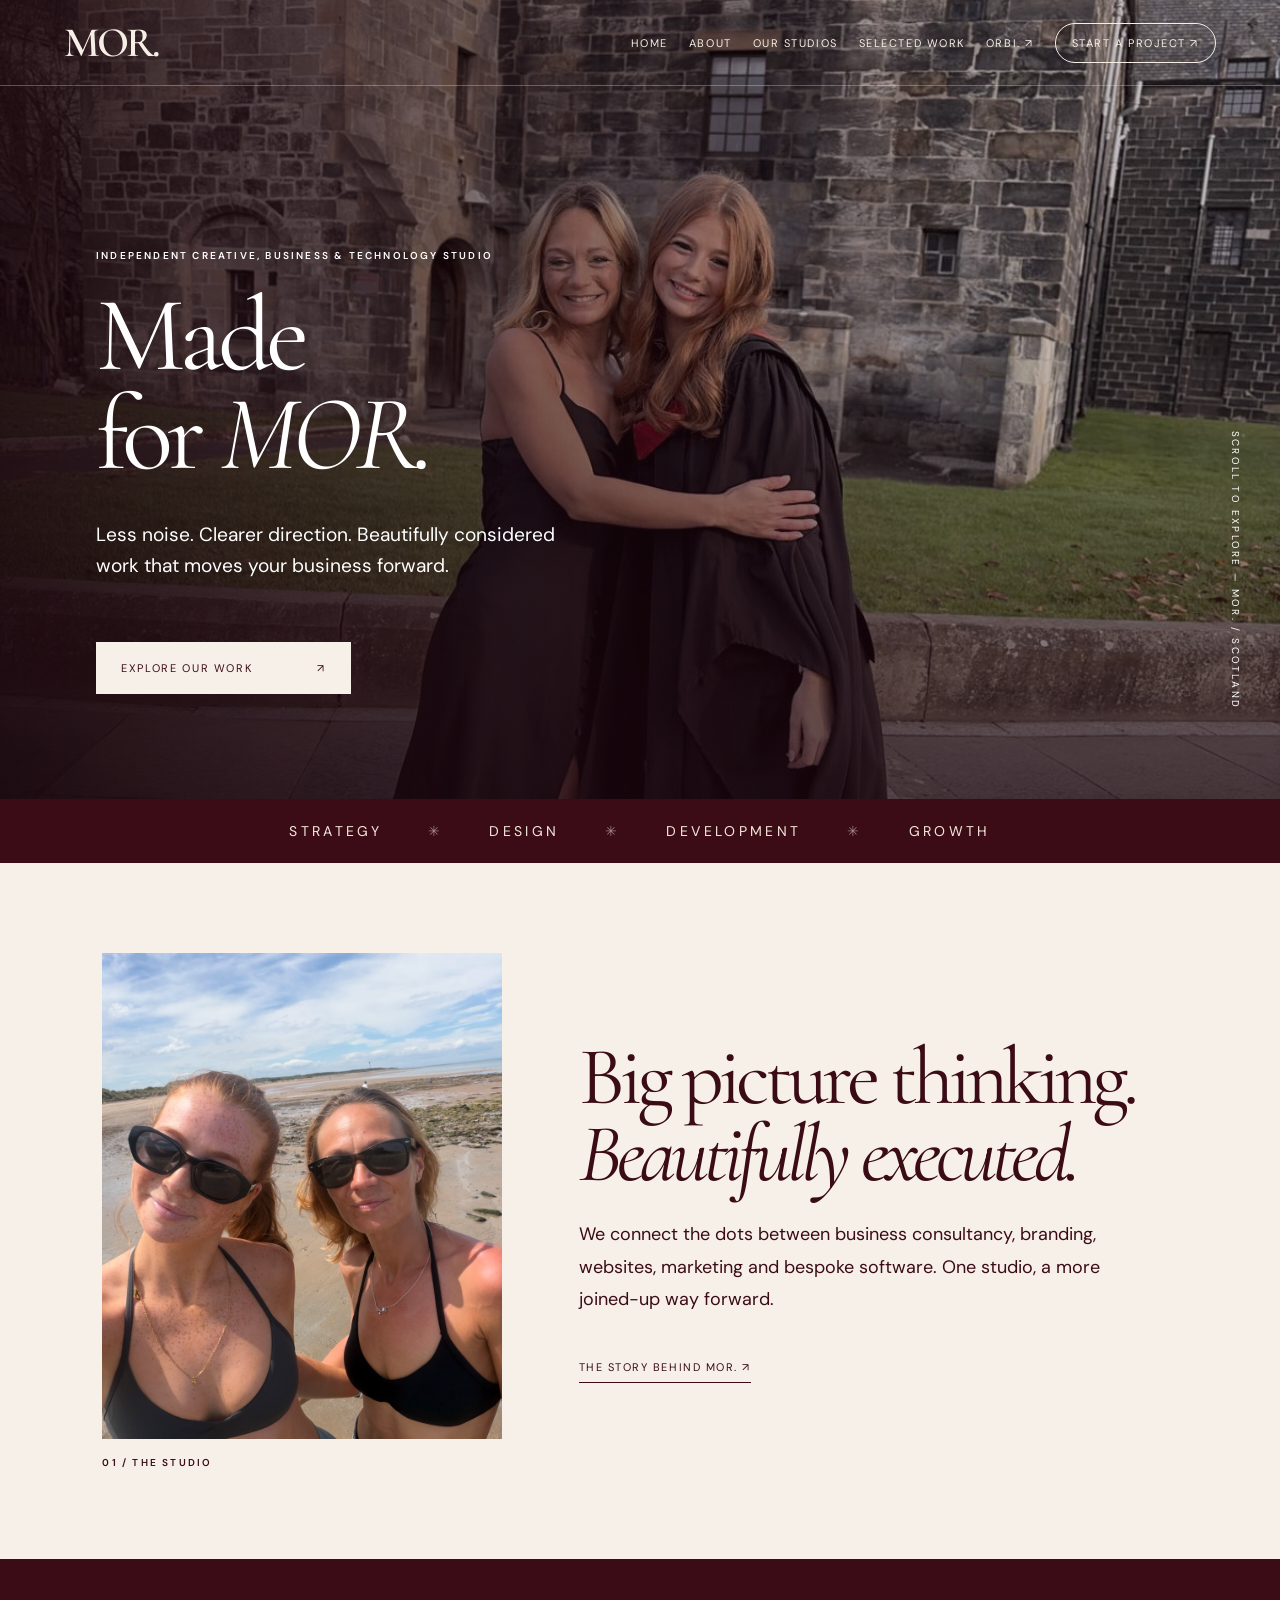
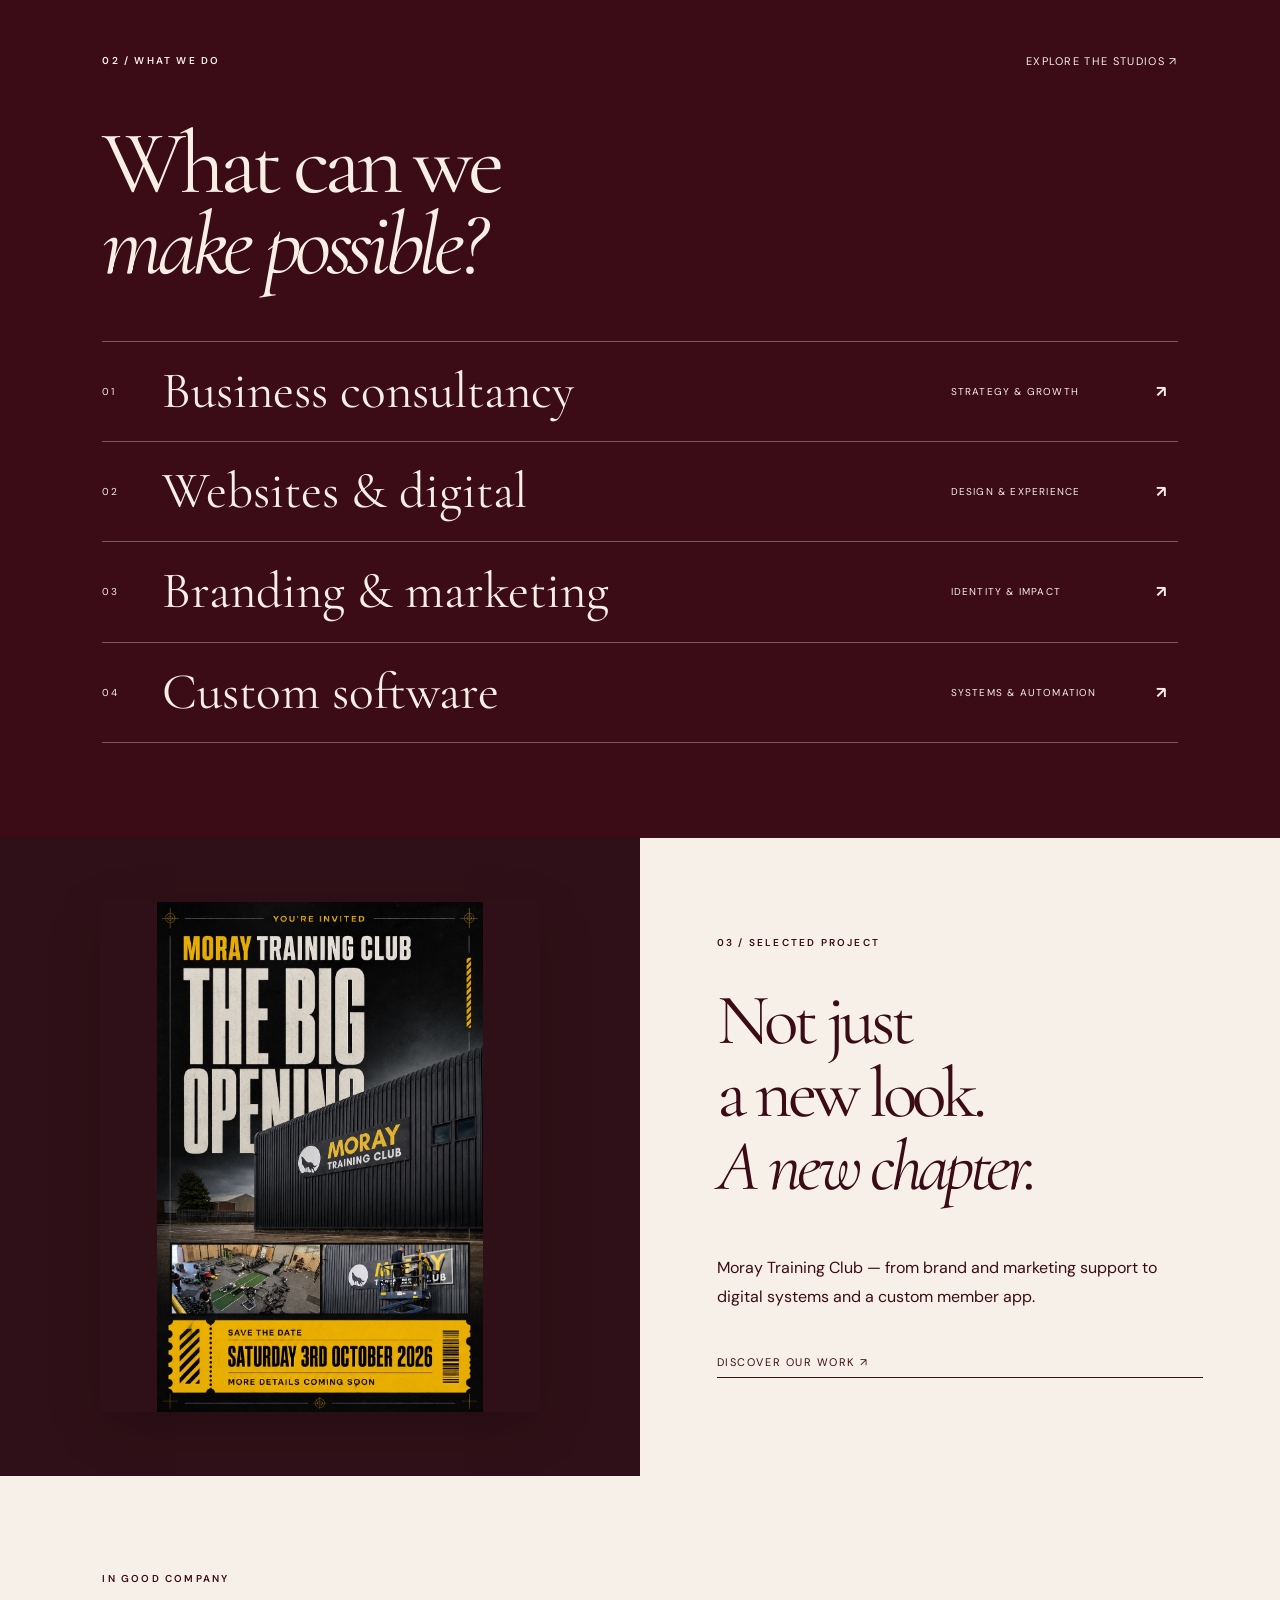
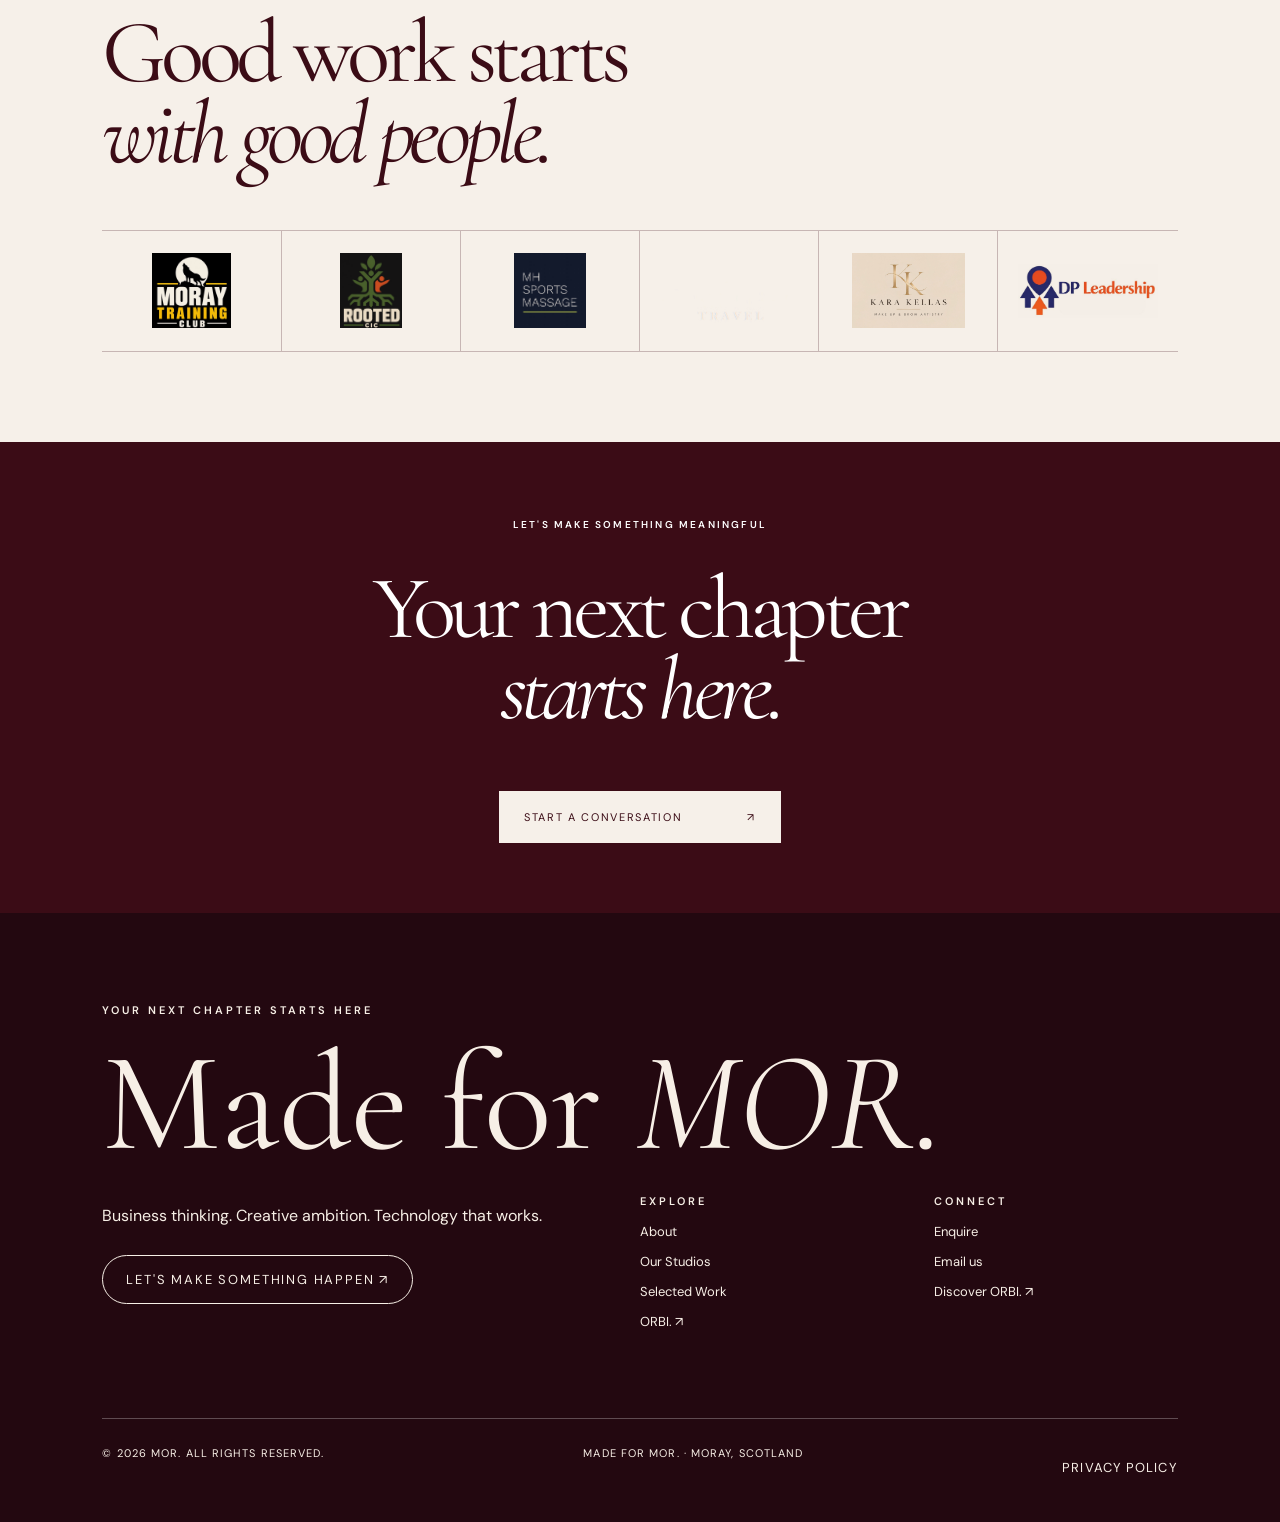
<file: index.html>
<!doctype html><html lang="en-GB"><head><meta charset="utf-8"><meta name="viewport" content="width=device-width,initial-scale=1"><meta name="theme-color" content="#3b0c16"><meta name="description" content="MOR. is a business and technology studio bringing strategy, websites, software, branding and marketing together. Made for MOR."><title>MOR. | Made for MOR.</title><link rel="icon" href="assets/favicon.jpg"><link rel="stylesheet" href="style.css"></head><body><div id="app"></div><script src="site.js"></script></body></html>
</file>
<file: style.css>
@import url('https://fonts.googleapis.com/css2?family=Cormorant+Garamond:wght@400;500;600&family=DM+Sans:wght@300;400;500;600;700&display=swap');
:root{--wine:#3b0c16;--ivory:#f7efe6;--stone:#d9ccc3;--mauve:#b6a0a2;--ink:#211c1d}*{box-sizing:border-box}html{scroll-behavior:smooth}body{margin:0;background:var(--ivory);color:var(--wine);font-family:'DM Sans',sans-serif}a{color:inherit;text-decoration:none}img{max-width:100%;display:block}button,input,textarea,select{font:inherit}.nav{height:86px;display:flex;align-items:center;justify-content:space-between;padding:0 5vw;position:absolute;top:0;left:0;right:0;z-index:30;color:var(--ivory);border-bottom:1px solid #ffffff45}.nav.light{position:relative;background:var(--wine)}.brand{font:600 42px 'Cormorant Garamond',serif;letter-spacing:-3px}.navlinks{display:flex;gap:30px;align-items:center;font-size:11px;letter-spacing:.14em;text-transform:uppercase}.pill{border:1px solid currentColor;border-radius:30px;padding:15px 23px;display:inline-flex;gap:24px;align-items:center;transition:.3s;font-size:11px;letter-spacing:.14em;text-transform:uppercase}.pill:hover{background:var(--ivory);color:var(--wine)}.menu{display:none;background:none;color:inherit;border:0;font-size:25px}.hero{min-height:100vh;background:radial-gradient(circle at 83% 30%,#6a2636 0%,#3b0c16 40%,#230710 100%);display:flex;align-items:center;color:var(--ivory);position:relative;overflow:hidden}.hero-content{padding:150px 9vw 110px;max-width:1100px;position:relative;z-index:2}.eyebrow{font-size:11px;letter-spacing:.27em;text-transform:uppercase;font-weight:600}.hero h1,.display{font:400 clamp(72px,10.4vw,180px)/.79 'Cormorant Garamond',serif;letter-spacing:-.055em;margin:35px 0}.hero h1 em,.display em{font-weight:400}.hero p{max-width:460px;line-height:1.8;font-size:15px}.hero-actions{display:flex;gap:18px;margin-top:35px}.hero .stamp{position:absolute;right:5%;bottom:8%;border:1px solid #ffffff66;padding:22px;font-size:10px;letter-spacing:.22em;text-align:center;transform:rotate(6deg)}.section{padding:120px 8vw}.section-title{font:400 clamp(60px,7vw,125px)/.92 'Cormorant Garamond',serif;letter-spacing:-.045em;margin:22px 0}.intro{display:grid;grid-template-columns:1fr 1fr;gap:9vw;align-items:center}.intro p,.lead{font-size:17px;line-height:1.85;color:#5c4248}.photo-stack{position:relative;padding:0 50px 60px 0}.photo-stack img{width:100%;height:560px;object-fit:cover;filter:saturate(.7)}.photo-stack:after{content:'MADE FOR MOR.';position:absolute;right:0;bottom:10px;background:var(--wine);color:var(--ivory);padding:28px 36px;font-size:11px;letter-spacing:.22em}.wine{background:var(--wine);color:var(--ivory)}.wine .lead{color:#dbc8c8}.service-row{display:grid;grid-template-columns:80px 1fr 1fr 50px;align-items:center;gap:30px;border-top:1px solid #ffffff55;padding:35px 0}.service-row:last-child{border-bottom:1px solid #ffffff55}.service-row h3{font:400 clamp(38px,5vw,78px)/1 'Cormorant Garamond',serif;margin:0}.service-row p{font-size:13px;line-height:1.8;max-width:350px;color:#d9c8cb}.service-row span{font-size:11px;letter-spacing:.2em}.section-head{display:flex;justify-content:space-between;align-items:end;gap:20px;margin-bottom:55px}.work-grid{display:grid;grid-template-columns:1fr 1fr;gap:70px 35px}.work-card:nth-child(even){margin-top:100px}.work-card img{width:100%;aspect-ratio:1.45;object-fit:cover;object-position:top;border:1px solid #d9ccc3;transition:transform .5s}.work-card:hover img{transform:scale(1.015)}.work-card h3{font:400 37px 'Cormorant Garamond',serif;margin:20px 0 5px}.work-card p{font-size:11px;text-transform:uppercase;letter-spacing:.14em}.clients{display:grid;grid-template-columns:repeat(3,1fr);gap:0;margin-top:50px}.client{min-height:105px;border-top:1px solid #b9a9a5;display:flex;align-items:center;justify-content:center;text-align:center;padding:15px;font:500 clamp(17px,2vw,27px) 'Cormorant Garamond',serif}.client:nth-child(3n+2){border-left:1px solid #b9a9a5;border-right:1px solid #b9a9a5}.quote{font:400 clamp(55px,8vw,135px)/.94 'Cormorant Garamond',serif;letter-spacing:-.04em;max-width:1200px}.footer{background:#230810;color:var(--ivory);padding:85px 8vw 30px}.footer-grid{display:grid;grid-template-columns:2fr 1fr 1fr;gap:50px}.footer h2{font:400 clamp(80px,14vw,220px)/.8 'Cormorant Garamond',serif;margin:20px 0}.footer a{display:block;margin:13px 0;font-size:13px}.footer-bottom{border-top:1px solid #ffffff45;padding-top:25px;margin-top:75px;display:flex;justify-content:space-between;font-size:11px;letter-spacing:.1em}.page-hero{background:var(--wine);color:var(--ivory);padding:110px 8vw 95px}.page-hero h1{font:400 clamp(75px,11vw,170px)/.9 'Cormorant Garamond',serif;margin:35px 0}.page-hero p{max-width:650px;line-height:1.8}.founder-grid{display:grid;grid-template-columns:1fr 1fr;gap:65px;align-items:start}.founder-grid img{height:670px;width:100%;object-fit:cover;object-position:center 28%}.bio{padding:35px 0;border-top:1px solid var(--stone)}.bio h3{font:400 46px 'Cormorant Garamond',serif;margin:0}.bio p{line-height:1.8;color:#5c4248}.form{display:grid;grid-template-columns:1fr 1fr;gap:22px}.form label{font-size:11px;letter-spacing:.15em;text-transform:uppercase}.form input,.form select,.form textarea{display:block;width:100%;padding:17px 0;background:transparent;border:0;border-bottom:1px solid #9c8588;outline:0;color:var(--wine);margin-top:8px}.form .wide{grid-column:1/-1}.form button{background:var(--wine);color:var(--ivory);padding:20px 35px;border:0;cursor:pointer;justify-self:start}.editorial-photo{height:520px;width:100%;object-fit:cover}.split{display:grid;grid-template-columns:1fr 1fr;gap:6vw;align-items:center}.note{font-size:12px;line-height:1.7;opacity:.75}.mobile-menu{display:none}@media(max-width:800px){.nav{height:70px}.brand{font-size:35px}.navlinks{display:none}.menu{display:block}.mobile-menu.open{display:flex;position:absolute;top:70px;left:0;right:0;background:var(--wine);padding:30px;flex-direction:column;gap:25px;color:white;z-index:50}.hero-content{padding:130px 7vw 90px}.hero h1{font-size:clamp(70px,14vw,115px)}.hero .stamp{display:none}.section{padding:80px 6vw}.intro,.split,.founder-grid{grid-template-columns:1fr}.photo-stack img{height:420px}.service-row{grid-template-columns:40px 1fr 25px;gap:10px}.service-row p{grid-column:2;grid-row:2}.work-grid{grid-template-columns:1fr}.work-card:nth-child(even){margin-top:0}.clients{grid-template-columns:repeat(2,1fr)}.client:nth-child(3n+2){border-left:0;border-right:0}.client:nth-child(even){border-left:1px solid #b9a9a5}.footer-grid{grid-template-columns:1fr 1fr}.footer-grid>div:first-child{grid-column:1/-1}.footer-bottom{gap:15px;flex-direction:column}.form{grid-template-columns:1fr}.founder-grid img{height:520px}.section-head{display:block}.hero-actions{flex-wrap:wrap}}

/* About MOR. — founders' journey */
.journey-intro{max-width:950px;margin:45px 0 65px;padding:40px 0;border-top:1px solid rgba(59,12,22,.2);border-bottom:1px solid rgba(59,12,22,.2)}
.journey-intro h3{font-family:'Cormorant Garamond',Georgia,serif;font-weight:400;font-size:clamp(44px,5vw,80px);line-height:1.02;margin:20px 0 25px}.journey-intro h3 em{font-weight:400}.journey-intro p{font-size:clamp(16px,1.45vw,20px);line-height:1.8;max-width:820px}.founder-grid .bio p{line-height:1.8;margin-bottom:1.15em}

/* MOR. Editorial Edition */
.hero-content{max-width:900px;padding-left:7vw}.hero h1{font-size:clamp(90px,10.5vw,185px);position:relative;z-index:3}.hero-composition{position:absolute;right:3vw;top:19%;width:39%;height:67%;z-index:1}.hero-screen{position:absolute;background:#e4d8cf;padding:10px;box-shadow:0 28px 80px #12030a88;overflow:hidden}.hero-screen img{width:100%;height:100%;object-fit:cover;object-position:top}.hero-screen-one{width:78%;height:61%;right:0;top:0;transform:rotate(5deg)}.hero-screen-two{width:66%;height:53%;left:0;bottom:0;transform:rotate(-8deg)}.composition-label{position:absolute;bottom:-25px;right:0;font-size:10px;letter-spacing:.22em}.hero .stamp{z-index:4}.transformation{background:#eaded4;overflow:hidden}.transformation-heading{max-width:1050px}.transformation-heading .display{font-size:clamp(95px,12vw,200px);margin:32px 0 20px}.transformation-heading p{font-size:19px;line-height:1.7;max-width:650px}.transformation-media{display:grid;grid-template-columns:1.12fr .88fr;align-items:center;gap:0;margin:90px 0 20px}.transformation-media figure{margin:0;position:relative}.transformation-media img{width:100%;object-fit:cover;filter:saturate(.78)}.chaos-frame{transform:rotate(-3deg);z-index:2}.chaos-frame img{height:620px}.calm-frame{transform:translate(-35px,85px) rotate(5deg);z-index:1}.calm-frame img{height:480px}.transformation-media figcaption{position:absolute;bottom:0;left:0;background:var(--wine);color:var(--ivory);padding:16px 24px;font-size:10px;letter-spacing:.16em}.transformation-end{text-align:right;font:400 clamp(55px,8vw,130px) 'Cormorant Garamond',serif;margin:130px 0 0}.statement-band{background:#3b0c16;color:#f7efe6;padding:130px 8vw 155px;overflow:hidden}.statement-band span{font-size:10px;letter-spacing:.26em}.statement-band strong{display:block;font:400 clamp(100px,15vw,250px)/.8 'Cormorant Garamond',serif;letter-spacing:-.055em;margin-top:45px}.logo-wall{display:grid;grid-template-columns:repeat(4,minmax(0,1fr));margin-top:65px;border-top:1px solid #b9a9a5;border-left:1px solid #b9a9a5}.logo-cell{min-height:185px;border-right:1px solid #b9a9a5;border-bottom:1px solid #b9a9a5;display:flex;flex-direction:column;align-items:center;justify-content:center;gap:12px;padding:25px;text-align:center}.logo-cell img{width:100%;max-width:180px;height:85px;object-fit:contain;mix-blend-mode:multiply}.logo-cell span{font:400 28px 'Cormorant Garamond',serif}.logo-cell small{font-size:9px;letter-spacing:.08em;text-transform:uppercase;opacity:.75}.journey-intro{max-width:980px;margin:30px 0 100px}.journey-intro h3{font:400 clamp(75px,10vw,150px)/.9 'Cormorant Garamond',serif;letter-spacing:-.04em;margin:30px 0}.journey-intro p{font-size:18px;line-height:1.85;max-width:820px}.about-overlap{position:relative;min-height:610px}.about-main-photo{width:85%;height:510px;object-fit:cover}.about-floating-photo{position:absolute;right:0;bottom:10px;width:54%;height:300px;object-fit:cover;border:10px solid var(--ivory);box-shadow:0 25px 65px #25081233}.about-overlap span{position:absolute;bottom:0;left:0;background:var(--wine);color:var(--ivory);padding:22px;font-size:10px;letter-spacing:.18em}.bio p{font-size:15px}.work-card{overflow:visible}.work-card:nth-child(even){transform:translateY(35px)}
@media(max-width:900px){.hero-composition{opacity:.28;width:65%;right:-10%;top:22%}.hero-content{padding-left:6vw}.logo-wall{grid-template-columns:repeat(2,1fr)}.transformation-media{grid-template-columns:1fr 1fr}.chaos-frame img{height:380px}.calm-frame img{height:320px}.statement-band{padding:100px 6vw}.journey-intro{margin-bottom:60px}}
@media(max-width:600px){.hero h1{font-size:clamp(75px,17vw,120px)}.hero-composition{width:88%;top:30%;opacity:.2}.transformation-heading .display{font-size:clamp(72px,16vw,115px)}.transformation-media{display:block;margin-top:50px}.chaos-frame{width:85%}.calm-frame{width:75%;margin-left:auto!important;transform:translateY(-20px) rotate(5deg)}.transformation-end{margin-top:50px}.logo-cell{min-height:155px;padding:15px}.logo-cell img{height:60px}.logo-cell span{font-size:22px}.about-overlap{min-height:420px}.about-main-photo{height:340px}.about-floating-photo{height:190px}.statement-band strong{font-size:clamp(80px,17vw,140px)}}
@media(prefers-reduced-motion:reduce){*,*:before,*:after{scroll-behavior:auto!important;transition:none!important}}

/* MOR. visual portfolio edition */
.portfolio-editorial{background:#f7efe6}.portfolio-heading{max-width:850px;margin-bottom:85px}.portfolio-heading p{font-size:20px;max-width:630px;line-height:1.65}.feature-project{display:grid;grid-template-columns:0.85fr 1.15fr;align-items:center;gap:7%;margin:65px 0 130px}.feature-mh{grid-template-columns:1.05fr .95fr}.feature-copy h3{font:400 clamp(58px,7vw,120px)/.9 'Cormorant Garamond',serif;margin:25px 0}.feature-copy h3 em{font-weight:300}.feature-copy p{font-size:19px;line-height:1.7;max-width:480px;margin-bottom:35px}.feature-visual{position:relative}.feature-visual img{display:block;width:100%;max-height:750px;object-fit:cover;box-shadow:24px 28px 0 #d9ccc3}.feature-mtc .feature-visual img{object-fit:contain;background:#100e0e;max-height:760px}.overlap-note{position:absolute;bottom:-30px;left:-45px;padding:24px 32px;background:#3b0c16;color:#f7efe6;letter-spacing:.13em;font-size:13px;line-height:1.8}.overlap-note small{font-size:10px;opacity:.75}.orbi-feature{background:#0e3028;color:#f7efe6;display:grid;grid-template-columns:.8fr 1.2fr;gap:7%;align-items:center;overflow:hidden}.orbi-feature-copy p{max-width:460px;line-height:1.8;font-size:18px}.orbi-image-stage{position:relative;min-height:700px}.orbi-image-stage img{position:absolute;object-fit:cover;box-shadow:0 30px 80px #0005}.orbi-main{width:68%;height:550px;right:0;top:10px}.orbi-floating{width:50%;height:300px;left:0;bottom:20px;transform:rotate(-6deg)}.orbi-third{width:34%;height:290px;right:0;bottom:-40px;transform:rotate(5deg)}.founder-moments{background:#f7efe6;display:grid;grid-template-columns:.7fr 1.3fr;gap:7%;align-items:center}.founder-moments-grid{display:grid;grid-template-columns:1fr 1fr;gap:22px;align-items:start}.founder-moments figure{margin:0}.founder-moments figure:nth-child(2){margin-top:90px}.founder-moments img{width:100%;height:510px;object-fit:cover}.founder-moments figcaption,.showcase-grid figcaption{font-size:10px;letter-spacing:.15em;margin-top:16px}.work-showcase{background:#f7efe6}.showcase-grid{display:grid;grid-template-columns:repeat(6,1fr);gap:32px;margin-top:60px}.showcase-grid figure{margin:0;grid-column:span 3}.showcase-grid figure:nth-child(3),.showcase-grid figure:nth-child(4),.showcase-grid figure:nth-child(5){grid-column:span 2}.showcase-grid img{width:100%;height:480px;object-fit:cover;background:#eee}.showcase-grid figure:first-child img{object-fit:contain;background:#171717}@media(max-width:850px){.feature-project,.feature-mh,.orbi-feature,.founder-moments{grid-template-columns:1fr}.feature-project{gap:30px;margin:40px 0 95px}.feature-mh .feature-visual{order:2}.overlap-note{left:0}.orbi-image-stage{min-height:530px}.orbi-main{height:390px}.orbi-floating{height:220px}.orbi-third{height:200px}.founder-moments img{height:340px}.showcase-grid figure,.showcase-grid figure:nth-child(3),.showcase-grid figure:nth-child(4),.showcase-grid figure:nth-child(5){grid-column:span 6}.showcase-grid img{height:350px}}

/* Custom software case study & ORBI editorial page */
.software-case{background:#f0e8df}.software-intro{max-width:1050px;margin-bottom:70px}.software-intro .lead{max-width:780px}.software-case-grid{display:grid;grid-template-columns:1fr .85fr;gap:7vw;align-items:center}.software-case-copy{max-width:660px}.software-case-copy h3{font-size:clamp(42px,5vw,88px);line-height:1.02;letter-spacing:-.045em;margin:25px 0}.software-case-copy h3 em{font-family:Georgia,serif;font-weight:400}.software-case-copy p{font-size:clamp(17px,1.4vw,21px);line-height:1.65}.software-shot{margin:0;background:#260b13;padding:clamp(15px,3vw,45px);transform:rotate(2deg);box-shadow:20px 25px 0 #d6c3b7}.software-shot img{display:block;width:100%;max-height:760px;object-fit:contain}.software-caption{display:block;margin-top:30px;font-size:11px;letter-spacing:.18em}.orbi-page-hero{background:#0c382d;color:#f6f1e9;padding:110px 6vw 95px;display:grid;grid-template-columns:.8fr 1.2fr;align-items:center;gap:5vw;overflow:hidden}.orbi-page-hero h1{font-size:clamp(64px,8vw,145px);letter-spacing:-.07em;line-height:.95;margin:25px 0}.orbi-page-hero h1 em{font-family:Georgia,serif;font-weight:400}.orbi-page-hero p{font-size:clamp(18px,1.5vw,23px);line-height:1.65;max-width:610px}.orbi-page-hero img{width:115%;max-width:none;box-shadow:25px 35px 0 #235746;transform:rotate(-3deg)}.orbi-page-actions{display:flex;gap:20px;flex-wrap:wrap;align-items:center;margin-top:35px}.orbi-page-hero .pill{background:#f6f1e9;color:#0c382d}.orbi-page-hero .text-link{color:#f6f1e9}.orbi-page-story{background:#f7f5f0}.orbi-page-story>.lead{max-width:800px}.orbi-screen-grid{display:grid;grid-template-columns:1fr 1fr;gap:35px;margin-top:65px}.orbi-screen-grid figure{margin:0}.orbi-screen-grid img{width:100%;display:block;box-shadow:0 20px 45px #102c2220}.orbi-screen-grid figcaption{font-size:12px;letter-spacing:.17em;margin-top:20px}.orbi-page-brand{display:grid;grid-template-columns:1fr 1fr;gap:7vw;align-items:center;background:#e8ddd2}.orbi-brand-stack{position:relative;min-height:550px}.orbi-brand-stack img:first-child{width:85%;transform:rotate(-5deg)}.orbi-brand-stack img:last-child{width:60%;position:absolute;right:0;bottom:0;transform:rotate(7deg);box-shadow:0 20px 45px #0002}@media(max-width:800px){.software-case-grid,.orbi-page-hero,.orbi-screen-grid,.orbi-page-brand{grid-template-columns:1fr}.software-case-grid{gap:50px}.software-shot{max-width:500px;transform:none}.orbi-page-hero{padding:90px 6vw 75px}.orbi-page-hero img{width:100%;transform:none}.orbi-brand-stack{min-height:350px}}

/* Photo-led editorial call to action, inspired by supplied reference */
.editorial-contact{position:relative;min-height:690px;display:flex;align-items:center;justify-content:center;isolation:isolate;overflow:hidden;background:#310d18;color:#fff;text-align:center;padding:100px 7vw}.editorial-contact>img{position:absolute;inset:0;width:100%;height:100%;object-fit:cover;object-position:center 38%;z-index:-2}.editorial-contact-shade{position:absolute;inset:0;background:linear-gradient(90deg,rgba(30,7,14,.78),rgba(30,7,14,.45)),linear-gradient(0deg,rgba(30,7,14,.65),transparent 65%);z-index:-1}.editorial-contact-copy{max-width:1050px}.editorial-contact h2{font:500 clamp(68px,10vw,165px)/.86 'Cormorant Garamond',serif;letter-spacing:-.055em;margin:35px 0}.editorial-contact h2 em{font-weight:400}.editorial-contact p{font-size:clamp(16px,1.6vw,22px);line-height:1.7;max-width:630px;margin:0 auto 35px}.editorial-contact .pill{border-color:#fff;background:#f7efe6;color:#3b0c16}.editorial-contact .pill:hover{background:transparent;color:#fff}@media(max-width:700px){.editorial-contact{min-height:580px}.editorial-contact h2{font-size:clamp(60px,13vw,95px)}}

/* Compact editorial layout */
.compact-site{overflow:hidden}.compact-site .eyebrow{letter-spacing:.15em}.compact-hero{min-height:640px;display:grid;grid-template-columns:1.1fr .9fr;align-items:center;gap:5vw;padding:95px 7vw 65px;background:#f4eee8}.compact-hero h1,.compact-page-head h1{font-size:clamp(64px,8vw,136px);line-height:.89;letter-spacing:-.055em;margin:28px 0}.compact-hero h1 em,.compact-page-head h1 em,.compact-site h2 em{font-family:Georgia,serif;font-weight:400}.compact-hero p,.compact-page-head p{max-width:580px;font-size:19px;line-height:1.6}.compact-hero>img{width:100%;height:490px;object-fit:cover}.compact-text-link{margin-left:20px;text-decoration:underline}.compact-strip{padding:25px 7vw;background:#570c1d;color:#fff;display:flex;justify-content:space-between;gap:20px}.compact-section{padding:75px 7vw}.compact-heading{display:flex;align-items:end;justify-content:space-between;gap:20px}.compact-site h2{font-size:clamp(43px,5.5vw,85px);line-height:1.02;letter-spacing:-.04em;margin:15px 0 30px}.compact-service-grid{display:grid;grid-template-columns:repeat(4,1fr);gap:12px}.compact-service{padding:26px;background:#5a0b1e;color:#fff;min-height:190px;text-decoration:none}.compact-service h3{font-size:25px;margin:0 0 22px}.compact-service p{line-height:1.5}.compact-feature{display:grid;grid-template-columns:1fr 1fr;gap:6vw;align-items:center;background:#eee5dd}.compact-feature p{max-width:540px;line-height:1.7}.compact-overlap{position:relative;height:410px;display:flex;align-items:center;justify-content:center}.compact-overlap img:first-child{height:390px;max-width:70%;object-fit:contain;box-shadow:0 20px 40px #0002}.compact-overlap img:last-child{height:290px;max-width:38%;object-fit:contain;position:absolute;right:0;bottom:0;box-shadow:0 15px 30px #0002}.compact-clients .logo-wall{margin-top:22px}.compact-clients .logo-cell{min-height:95px}.compact-cta{text-align:center;background:#5a0b1e;color:white;padding:75px 20px}.compact-cta h2{margin:10px 0 30px}.compact-cta .pill{background:white;color:#5a0b1e}.compact-page-head{padding:105px 7vw 65px;background:#f4eee8}.compact-page-head p{max-width:800px}.compact-founder-grid{display:grid;grid-template-columns:1fr 1fr;gap:35px;align-items:center}.compact-founder-grid>img{width:100%;height:450px;object-fit:cover}.compact-founder{padding:25px}.compact-founder h2{margin:10px 0 20px}.compact-founder p{font-size:17px;line-height:1.7}.compact-accordion{padding-top:25px}.compact-accordion details{border-bottom:1px solid #cbbeb4}.compact-accordion summary{cursor:pointer;display:grid;grid-template-columns:55px 1fr 1fr 25px;align-items:center;gap:15px;padding:28px 0;list-style:none}.compact-accordion summary strong{font-size:clamp(25px,3vw,43px)}.compact-accordion summary small{font-size:15px}.compact-detail{padding:0 0 35px 70px;max-width:720px}.compact-detail p{font-size:18px;line-height:1.7}.compact-app-shot{height:430px;max-width:100%;object-fit:contain;justify-self:center}.compact-work-grid{display:grid;grid-template-columns:repeat(2,1fr);gap:35px}.compact-work-lead{grid-column:1/-1;display:grid;grid-template-columns:1fr 1fr;gap:35px;background:#eee5dd;align-items:center}.compact-work-lead>img{width:100%;height:480px;object-fit:contain;background:#211c1d}.compact-work-lead>div{padding:30px}.compact-work-lead p,.compact-work-item p{line-height:1.6}.compact-work-lead details{margin-top:25px}.compact-work-lead summary{cursor:pointer;font-weight:700}.compact-inline-app{max-height:300px;max-width:100%;object-fit:contain}.compact-work-item img{height:300px;width:100%;object-fit:cover;background:#eee5dd}.compact-work-item h3{font-size:28px;margin:15px 0 0}.compact-work-item a{text-decoration:underline}@media(max-width:850px){.compact-hero,.compact-feature,.compact-founder-grid,.compact-work-lead{grid-template-columns:1fr}.compact-hero{padding-top:95px;min-height:0}.compact-hero>img{height:350px}.compact-service-grid{grid-template-columns:repeat(2,1fr)}.compact-work-grid{grid-template-columns:1fr}.compact-work-lead{grid-column:auto}.compact-accordion summary{grid-template-columns:35px 1fr 20px}.compact-accordion summary small{display:none}.compact-detail{padding-left:0}.compact-section{padding:55px 6vw}.compact-page-head{padding:90px 6vw 45px}.compact-founder-grid>img{height:330px}}@media(max-width:520px){.compact-service-grid{grid-template-columns:1fr}.compact-hero h1,.compact-page-head h1{font-size:clamp(52px,13vw,80px)}.compact-strip{flex-direction:column}.compact-hero>img{height:280px}.compact-overlap{height:310px}.compact-overlap img:first-child{height:290px}.compact-overlap img:last-child{height:220px}.compact-work-item img{height:240px}}
/* MOR. — cinematic luxury editorial edition */
.luxe{overflow:hidden;background:#f6f0e9}.luxe .eyebrow{font-size:10px;letter-spacing:.22em}.luxe-hero{height:min(900px,95svh);min-height:610px;position:relative;background:#240910;color:#fff;display:flex;align-items:end}.luxe-hero-photo,.luxe-hero-overlay{position:absolute;inset:0}.luxe-hero-photo img{width:100%;height:100%;object-fit:cover;object-position:center 36%;filter:saturate(.7)}.luxe-hero-overlay{background:linear-gradient(90deg,rgba(25,5,12,.87),rgba(35,8,17,.25) 75%),linear-gradient(0deg,rgba(25,5,12,.6),transparent 55%)}.luxe-hero-copy{position:relative;z-index:1;padding:150px 8vw 100px;max-width:1050px}.luxe-hero h1{font:400 clamp(100px,15vw,240px)/.74 'Cormorant Garamond',serif;letter-spacing:-.075em;margin:45px 0 35px}.luxe-hero h1 em{font-weight:400}.luxe-hero p{font-size:clamp(16px,1.5vw,21px);line-height:1.65;max-width:480px}.luxe-button{display:inline-flex;gap:65px;justify-content:space-between;align-items:center;background:#4b101e;color:#fff;padding:19px 25px;font-size:11px;letter-spacing:.15em;margin-top:25px}.luxe-button.light{background:#f6f0e9;color:#3b0c16}.luxe-vertical{position:absolute;right:3vw;bottom:90px;writing-mode:vertical-rl;letter-spacing:.22em;font-size:10px}.luxe-marquee{background:#3b0c16;color:#f4e8dd;text-align:center;padding:23px 12px;letter-spacing:.24em;font-size:clamp(10px,1.1vw,15px)}.luxe-marquee span{padding:0 3vw;opacity:.55}.luxe-intro{padding:105px 8vw;display:grid;grid-template-columns:1fr 2fr;gap:8vw}.luxe-intro h2,.luxe-services h2,.luxe-proof h2,.luxe-feature h2,.luxe-mini-feature h2,.luxe-end h2{font:400 clamp(58px,7vw,125px)/.91 'Cormorant Garamond',serif;letter-spacing:-.06em;margin:0 0 25px}.luxe-intro h2 em,.luxe-services h2 em,.luxe-proof h2 em,.luxe-feature h2 em,.luxe-mini-feature h2 em,.luxe-end h2 em{font-weight:400}.luxe-intro p{max-width:630px;font-size:18px;line-height:1.8}.luxe-underlink{display:inline-block;border-bottom:1px solid currentColor;padding:12px 0 8px;font-size:11px;letter-spacing:.14em;margin-top:15px}.luxe-services{background:#3b0c16;color:#f7efe6;padding:95px 8vw}.luxe-section-top{display:flex;justify-content:space-between;font-size:11px;letter-spacing:.12em;margin-bottom:55px}.luxe-services h2{margin-bottom:55px}.luxe-service-list>a{display:grid;grid-template-columns:50px 1fr 210px 20px;gap:15px;align-items:center;border-top:1px solid #ffffff50;padding:22px 0}.luxe-service-list>a:last-child{border-bottom:1px solid #ffffff50}.luxe-service-list strong{font:400 clamp(32px,4vw,65px) 'Cormorant Garamond',serif}.luxe-service-list span{font-size:10px;letter-spacing:.12em}.luxe-feature{display:grid;grid-template-columns:1fr 1fr;min-height:600px}.luxe-feature-image{background:#210e13}.luxe-feature-image img{height:100%;width:100%;object-fit:cover}.luxe-feature-copy{padding:90px 8vw 90px 7vw;display:flex;flex-direction:column;justify-content:center}.luxe-feature-copy h2{margin:35px 0}.luxe-feature-copy p{line-height:1.8;max-width:460px}.luxe-proof{padding:90px 8vw}.luxe-proof h2{margin:25px 0 55px}.luxe-logos{display:grid;grid-template-columns:repeat(6,1fr);border-top:1px solid #c7b6b4;border-bottom:1px solid #c7b6b4}.luxe-logos>div{min-height:120px;display:grid;place-items:center;padding:20px;border-right:1px solid #c7b6b4;text-align:center}.luxe-logos>div:last-child{border:0}.luxe-logos img{width:100%;max-height:68px;object-fit:contain;mix-blend-mode:multiply}.luxe-logos span{font:400 20px 'Cormorant Garamond',serif}.luxe-end{height:590px;position:relative;display:flex;align-items:center;justify-content:center;text-align:center;color:#fff;background:#3b0c16}.luxe-end>img,.luxe-end-shade{position:absolute;inset:0;width:100%;height:100%;object-fit:cover}.luxe-end-shade{background:rgba(31,5,14,.62)}.luxe-end-copy{position:relative;padding:30px}.luxe-end h2{margin:35px 0}.luxe-end .luxe-button{background:#f6f0e9;color:#3b0c16}.luxe-page-intro{background:#3b0c16;color:#f7efe6;padding:115px 8vw 85px}.luxe-page-intro h1{font:400 clamp(80px,11vw,180px)/.8 'Cormorant Garamond',serif;letter-spacing:-.07em;margin:45px 0 25px}.luxe-page-intro h1 em{font-weight:400}.luxe-page-intro p{max-width:550px;line-height:1.7;font-size:18px}.luxe-studio-grid{display:grid;grid-template-columns:1fr 1fr;gap:1px;background:#c8b6b5}.luxe-studio{padding:65px 7vw;background:#f6f0e9;scroll-margin-top:30px}.luxe-studio h2{font:400 clamp(48px,5vw,80px)/.95 'Cormorant Garamond',serif;letter-spacing:-.05em;margin:30px 0}.luxe-studio>p{line-height:1.7;min-height:55px}.luxe-studio details{border-top:1px solid #bba9a8;margin-top:35px;padding-top:20px}.luxe-studio summary,.luxe-work-main summary{display:flex;justify-content:space-between;cursor:pointer;font-size:11px;letter-spacing:.15em}.luxe-studio details p{line-height:1.7}.luxe-mini-feature{display:grid;grid-template-columns:1fr 1fr;gap:8vw;align-items:center;padding:75px 9vw;background:#e9ded6}.luxe-mini-feature img{height:490px;width:100%;object-fit:contain}.luxe-mini-feature p{line-height:1.8}.luxe-work-gallery{padding:75px 8vw}.luxe-work-main{display:grid;grid-template-columns:1.1fr .9fr;background:#e9ded6;align-items:center}.luxe-work-main>img{height:550px;width:100%;object-fit:cover}.luxe-work-main>div{padding:55px}.luxe-work-main h2{font:400 clamp(52px,5vw,90px)/.9 'Cormorant Garamond',serif;margin:25px 0}.luxe-work-main p{line-height:1.7}.luxe-work-main details{margin-top:35px;border-top:1px solid #bba9a8;padding-top:20px}.luxe-app-detail{max-height:360px;margin:20px auto;object-fit:contain}.luxe-work-pair{display:grid;grid-template-columns:1fr 1fr;gap:45px;margin-top:55px}.luxe-work-pair article img{width:100%;height:380px;object-fit:cover;background:#e6dcd4}.luxe-work-pair article:nth-child(3) img{object-fit:contain}.luxe-work-pair article:nth-child(4) img{object-fit:contain;padding:45px}.luxe-work-pair article .eyebrow{display:block;margin-top:18px}.luxe-work-pair h3{font:400 42px 'Cormorant Garamond',serif;margin:10px 0}.compact-site .compact-section{padding-top:55px;padding-bottom:55px}.compact-site .compact-page-head{padding-top:80px;padding-bottom:45px}@media(max-width:850px){.luxe-hero{min-height:650px;height:85svh}.luxe-hero-copy{padding:125px 7vw 65px}.luxe-hero h1{font-size:clamp(95px,17vw,150px)}.luxe-vertical{display:none}.luxe-intro,.luxe-feature,.luxe-mini-feature,.luxe-work-main{grid-template-columns:1fr}.luxe-intro{gap:25px;padding:65px 7vw}.luxe-services,.luxe-proof{padding:65px 7vw}.luxe-service-list>a{grid-template-columns:30px 1fr 20px}.luxe-service-list>a span:nth-child(3){display:none}.luxe-feature-image img{max-height:480px}.luxe-feature-copy{padding:65px 7vw}.luxe-logos{grid-template-columns:repeat(3,1fr)}.luxe-logos>div{border-bottom:1px solid #c7b6b4}.luxe-studio-grid{grid-template-columns:1fr}.luxe-mini-feature{padding:60px 7vw}.luxe-mini-feature img{height:360px}.luxe-work-main>img{height:440px}.luxe-work-pair{gap:22px}.luxe-work-pair article img{height:260px}}@media(max-width:550px){.luxe-hero h1{font-size:clamp(88px,19vw,120px)}.luxe-marquee{font-size:9px;letter-spacing:.06em}.luxe-marquee span{padding:0 1vw}.luxe-intro h2,.luxe-services h2,.luxe-proof h2,.luxe-feature h2,.luxe-end h2{font-size:clamp(55px,13vw,80px)}.luxe-logos{grid-template-columns:repeat(2,1fr)}.luxe-end{height:480px}.luxe-page-intro{padding:100px 7vw 65px}.luxe-page-intro h1{font-size:clamp(75px,15vw,110px)}.luxe-studio{padding:50px 7vw}.luxe-work-gallery{padding:40px 6vw}.luxe-work-pair{grid-template-columns:1fr}.luxe-work-main>div{padding:30px}.luxe-work-pair article img{height:320px}}

/* Punchier, image-light luxury editorial homepage */
.punchy-hero{background:radial-gradient(ellipse at 90% 18%,#793344 0,transparent 42%),linear-gradient(145deg,#290711,#4b1020 70%,#2b0912);height:78svh;min-height:570px}.punchy-hero:after{content:"MOR.";position:absolute;right:-2vw;bottom:-6vw;font:400 clamp(220px,32vw,540px)/1 'Cormorant Garamond',serif;opacity:.065;pointer-events:none}.punchy-hero .luxe-hero-copy{max-width:1150px}.punchy-hero h1{font-size:clamp(85px,12.8vw,210px)}.punchy-side{position:absolute;right:3vw;bottom:65px;writing-mode:vertical-rl;font-size:10px;letter-spacing:.2em}.punchy-manifesto{padding:100px 8vw 105px;display:grid;grid-template-columns:1fr 2fr;column-gap:8vw;align-items:start}.punchy-manifesto h2{grid-column:2;font:400 clamp(65px,8vw,135px)/.88 'Cormorant Garamond',serif;letter-spacing:-.06em;margin:0}.punchy-manifesto p,.punchy-manifesto a{grid-column:2;max-width:610px}.punchy-manifesto p{font-size:18px;line-height:1.7}.punchy-services{padding-top:80px;padding-bottom:90px}.punchy-case{display:grid;grid-template-columns:1.2fr .8fr;background:#e8dbd2;min-height:510px}.punchy-case-copy{padding:80px 8vw}.punchy-case h2,.punchy-clients h2,.punchy-contact h2{font:400 clamp(60px,7.4vw,125px)/.89 'Cormorant Garamond',serif;letter-spacing:-.055em;margin:25px 0}.punchy-case p,.punchy-clients p{font-size:16px;line-height:1.7;max-width:500px}.punchy-case-media{background:#27151b;position:relative;display:grid;place-items:center;padding:35px}.punchy-case-media img{max-height:440px;width:100%;object-fit:contain}.punchy-case-media span{position:absolute;bottom:20px;left:25px;color:#f7efe6;font-size:10px;letter-spacing:.2em}.punchy-clients{padding:85px 8vw 90px}.punchy-client-names{margin-top:42px;border-top:1px solid #bda9a5;border-bottom:1px solid #bda9a5;padding:25px 0;line-height:2.3;font-size:clamp(12px,1.2vw,16px);letter-spacing:.09em}.punchy-client-names i{font-style:normal;color:#a27c80;margin:0 13px}.punchy-contact{padding:95px 8vw 110px;background:#3b0c16;color:#f7efe6}.punchy-contact h2{font-size:clamp(72px,9vw,150px)}.luxe-end-text{height:auto;min-height:370px}.luxe-end-text .luxe-end-shade{background:transparent}.luxe-end-text .luxe-end-copy{padding:70px 20px}@media(max-width:850px){.punchy-manifesto,.punchy-case{grid-template-columns:1fr}.punchy-manifesto{padding:65px 7vw;gap:20px}.punchy-manifesto h2,.punchy-manifesto p,.punchy-manifesto a{grid-column:1}.punchy-case-copy{padding:65px 7vw}.punchy-case-media{min-height:370px}.punchy-case-media img{max-height:320px}.punchy-side{display:none}.punchy-hero{height:auto;min-height:650px}.punchy-clients,.punchy-contact{padding:65px 7vw}}

/* November 2026 layout polish: consistent rhythm, legible type and contained media */
html{overflow-x:clip}body{overflow-x:clip}main,section,article,figure,.footer,.nav{min-width:0}img{max-width:100%;height:auto}h1,h2,h3,p{overflow-wrap:break-word}h1,h2,h3{ text-wrap:balance}p{max-width:70ch}.nav{gap:24px}.navlinks{gap:clamp(12px,1.65vw,28px)}.navlinks a{white-space:nowrap}.navlinks .pill{padding:12px 16px;gap:10px}.footer-grid>*{min-width:0}.footer h2{font-size:clamp(64px,11vw,170px);line-height:.92}.footer-bottom{flex-wrap:wrap;line-height:1.7}.luxe-hero h1,.punchy-hero h1{line-height:.88;max-width:100%;font-size:clamp(74px,12vw,185px)}.luxe-hero-copy{width:min(100%,980px)}.luxe-page-intro h1,.compact-page-head h1{line-height:.98;overflow-wrap:normal}.luxe-intro,.luxe-feature,.luxe-mini-feature,.luxe-work-main,.punchy-case,.punchy-manifesto{min-width:0}.luxe-intro>*,.luxe-feature>*,.luxe-mini-feature>*,.luxe-work-main>*,.punchy-case>*,.punchy-manifesto>*{min-width:0}.luxe-feature-image{min-height:430px;overflow:hidden}.luxe-feature-image img{display:block;width:100%;height:100%;min-height:430px;object-fit:contain;padding:clamp(18px,3vw,45px)}.luxe-mini-feature img,.compact-app-shot,.compact-inline-app,.luxe-app-detail{object-fit:contain!important;max-width:100%}.luxe-work-main>img{object-fit:contain;background:#28131b;padding:clamp(14px,2vw,35px)}.luxe-work-pair article{min-width:0}.luxe-work-pair article img{object-fit:contain;background:#e6dcd4;padding:clamp(12px,2vw,26px)}.luxe-work-pair article:nth-child(2) img{object-fit:cover;object-position:top}.luxe-work-pair article:nth-child(1) img{object-fit:contain}.luxe-work-pair article h3{line-height:1.08}.luxe-logos>div{min-width:0}.luxe-logos img{max-width:100%;max-height:75px;object-fit:contain}.luxe-service-list>a{min-width:0;grid-template-columns:45px minmax(0,1fr) minmax(120px,190px) 22px}.luxe-service-list strong{line-height:1.08}.luxe-studio{min-width:0}.luxe-studio h2{line-height:1.03}.luxe-studio>p{min-height:0}.punchy-case-media{min-width:0;overflow:hidden}.punchy-case-media img{height:auto;max-height:420px;object-fit:contain}.punchy-client-names{line-height:2}.compact-site img{max-width:100%}.compact-work-grid>*{min-width:0}.compact-work-lead>img,.compact-work-item>img{object-fit:contain;background:#e8ded6;padding:clamp(10px,2vw,24px)}.compact-work-item:nth-child(2)>img{object-fit:cover;object-position:top}.compact-feature>*,.compact-work-lead>*{min-width:0}.about-overlap{min-height:0;padding-bottom:50px}.about-main-photo{height:clamp(300px,40vw,510px)}.about-floating-photo{bottom:0}.photo-stack img{height:clamp(320px,40vw,520px)}.work-card img{object-fit:contain;background:#e9ddd3;padding:18px}.work-card:nth-child(even){transform:none}.transformation-media{gap:30px;margin:55px 0 20px}.chaos-frame,.calm-frame{transform:none}.chaos-frame img,.calm-frame img{height:clamp(280px,38vw,490px)}.transformation-end{margin:50px 0 0}.orbi-image-stage img{object-fit:contain}.section-head>*{min-width:0}
@media(max-width:1100px){.navlinks{gap:12px;font-size:10px;letter-spacing:.07em}.navlinks .pill{padding:11px 12px}.luxe-work-main>div{padding:clamp(28px,4vw,55px)}.luxe-feature-copy{padding:65px 6vw}.luxe-page-intro h1{font-size:clamp(64px,10vw,130px)}}
@media(max-width:900px){.navlinks{display:none}.menu{display:block}.mobile-menu.open{display:flex;position:absolute;top:100%;left:0;right:0;background:var(--wine);padding:25px 7vw;flex-direction:column;gap:20px;z-index:50;color:white;box-shadow:0 18px 30px #20070b33}.luxe-hero{min-height:600px;height:auto}.luxe-hero-copy{padding:155px 7vw 75px}.luxe-hero h1,.punchy-hero h1{font-size:clamp(70px,13vw,125px)}.luxe-feature-image{min-height:320px}.luxe-feature-image img{height:420px;min-height:0}.luxe-work-main>img{height:400px}.luxe-work-pair{gap:28px}.luxe-work-pair article img{height:280px}.luxe-intro,.luxe-mini-feature{gap:35px}.punchy-manifesto h2{line-height:1}.footer-grid{gap:30px}}
@media(max-width:600px){.nav{padding-inline:6vw}.luxe-hero,.punchy-hero{min-height:580px}.luxe-hero-copy{padding:135px 6vw 65px}.luxe-hero h1,.punchy-hero h1{font-size:clamp(65px,16vw,100px);letter-spacing:-.055em;line-height:.92;margin:28px 0}.luxe-hero p{font-size:16px}.luxe-page-intro{padding:90px 6vw 55px}.luxe-page-intro h1{font-size:clamp(58px,13vw,90px);line-height:1}.luxe-intro,.luxe-services,.luxe-proof,.luxe-mini-feature,.luxe-work-gallery,.punchy-manifesto,.punchy-clients,.punchy-contact{padding-left:6vw;padding-right:6vw}.luxe-intro h2,.luxe-services h2,.luxe-proof h2,.luxe-feature h2,.luxe-end h2,.punchy-manifesto h2{font-size:clamp(48px,11.5vw,72px);line-height:1}.luxe-service-list>a{grid-template-columns:25px minmax(0,1fr) 18px;gap:10px;padding:22px 0}.luxe-service-list>a span:nth-child(3){display:none}.luxe-service-list strong{font-size:clamp(30px,8vw,45px)}.luxe-feature-image img{height:330px;padding:22px}.luxe-feature-copy{padding:50px 6vw}.luxe-mini-feature img{height:300px}.luxe-work-main>img{height:320px}.luxe-work-main>div{padding:30px 6vw}.luxe-work-pair{grid-template-columns:1fr;gap:35px}.luxe-work-pair article img{height:270px}.luxe-logos{grid-template-columns:repeat(2,minmax(0,1fr))}.luxe-logos>div{min-height:110px;padding:15px}.luxe-end{min-height:380px;height:auto}.luxe-end-copy{padding:60px 6vw}.punchy-case-copy{padding:50px 6vw}.punchy-case-media{min-height:310px;padding:25px}.punchy-case-media img{max-height:290px}.punchy-case-media span{position:static;margin-top:14px}.footer{padding:65px 6vw 25px}.footer h2{font-size:clamp(64px,16vw,105px)}.footer-grid{grid-template-columns:1fr;gap:24px}.footer-grid>div:first-child{grid-column:auto}.section{padding:65px 6vw}.section-title{font-size:clamp(49px,11vw,75px);line-height:1}.transformation-media{grid-template-columns:1fr;gap:22px}.chaos-frame img,.calm-frame img{height:300px}.transformation-media figcaption{font-size:9px;padding:12px}.about-floating-photo{width:58%;height:190px;border-width:5px}.about-main-photo{width:90%;height:320px}.hero-actions{gap:12px}.pill{padding:13px 16px;gap:10px}.form{grid-template-columns:1fr}}
@media(max-width:360px){.luxe-hero h1,.punchy-hero h1{font-size:61px}.luxe-page-intro h1{font-size:53px}.brand{font-size:32px}}

/* MOR. visual refinement — November 18 */
.luxe-intro.mor-intro{display:grid;grid-template-columns:minmax(260px,.8fr) minmax(0,1.2fr);gap:clamp(45px,6vw,100px);align-items:center;padding-top:clamp(65px,7vw,105px);padding-bottom:clamp(65px,7vw,105px)}
.mor-intro-photo{min-width:0}.mor-intro-photo img{width:100%;height:clamp(310px,38vw,500px);object-fit:cover;object-position:center;display:block}.mor-intro-photo .eyebrow{display:block;margin-top:17px}.mor-intro>div:last-child{min-width:0}.mor-intro h2{font-size:clamp(55px,6.4vw,105px);line-height:.95;margin:0 0 24px}.mor-intro p{max-width:570px}.luxe-feature{grid-template-columns:minmax(0,.85fr) minmax(0,1.15fr);align-items:center}.luxe-feature-image{display:flex;justify-content:center;align-items:center;padding:clamp(30px,5vw,75px);min-height:0;overflow:hidden}.luxe-feature-image img{width:auto;max-width:100%;height:auto;max-height:520px;min-height:0;object-fit:contain;padding:0;box-shadow:0 12px 32px #16080b26}.luxe-feature-copy{padding:clamp(45px,5vw,85px);min-width:0}.luxe-feature h2{font-size:clamp(53px,6vw,100px);line-height:.96;overflow-wrap:normal}.luxe-feature p{max-width:460px}.luxe-work-main{grid-template-columns:minmax(0,.85fr) minmax(0,1.15fr)}.luxe-work-main>img{width:100%;height:clamp(340px,45vw,560px);object-fit:contain;padding:clamp(30px,5vw,70px);background:#26141a}.luxe-work-main>div{min-width:0}.luxe-work-main h2{font-size:clamp(44px,5vw,80px)}
.mor-about-head{padding-bottom:65px}.mor-about-story{display:grid;grid-template-columns:1fr 1fr;gap:clamp(35px,6vw,110px);align-items:center;padding:0 8vw 95px}.mor-about-story figure{margin:0}.mor-about-story img{display:block;width:100%;height:clamp(340px,43vw,590px);object-fit:cover}.mor-about-story h2,.mor-about-statement h2,.mor-contact-body h2{font:400 clamp(62px,7vw,110px)/.94 'Cormorant Garamond',serif;letter-spacing:-.045em;margin:25px 0}.mor-about-story p,.mor-about-statement p,.mor-contact-body p{font-size:17px;line-height:1.75;max-width:540px}.mor-about-mosaic{display:grid;grid-template-columns:1fr 1fr 1fr;gap:18px;padding:0 8vw 100px}.mor-about-mosaic>div{min-width:0}.mor-about-mosaic img{width:100%;height:clamp(210px,25vw,380px);object-fit:cover;display:block}.mor-about-mosaic>div:nth-child(2) img{object-fit:contain;background:#27171b;padding:20px}.mor-about-mosaic span{display:block;font-size:10px;letter-spacing:.2em;margin-top:14px}.mor-about-statement{padding:90px 8vw 110px;background:#e9ddd3}.mor-about-statement h2{max-width:950px}.mor-contact-hero{display:grid;grid-template-columns:1.2fr .8fr;align-items:center;background:#3b0c16;color:#f7efe6;min-height:600px}.mor-contact-hero>div{padding:135px 5vw 95px 8vw;min-width:0}.mor-contact-hero h1{font:400 clamp(76px,9vw,155px)/.88 'Cormorant Garamond',serif;letter-spacing:-.055em;margin:35px 0}.mor-contact-hero p{font-size:19px;line-height:1.65;max-width:530px}.mor-contact-hero figure{margin:0;height:100%;min-height:600px;overflow:hidden}.mor-contact-hero img{width:100%;height:100%;min-height:600px;object-fit:cover}.mor-contact-hero .luxe-underlink{display:inline-block;margin-top:30px;color:inherit}.mor-contact-body{display:grid;grid-template-columns:1fr 1fr;gap:clamp(40px,7vw,120px);padding:110px 8vw;background:#f7efe6}.mor-contact-body>div,.mor-form{min-width:0}.mor-contact-chips{display:flex;flex-wrap:wrap;gap:9px;margin:30px 0}.mor-contact-chips span{border:1px solid #bba9a2;border-radius:40px;padding:10px 13px;font-size:10px;letter-spacing:.1em}.mor-email{display:inline-block;margin:15px 0;overflow-wrap:anywhere;color:#3b0c16}.mor-location{font-size:10px!important;letter-spacing:.14em}.mor-form{display:flex;flex-direction:column;gap:25px;background:#e9ddd3;padding:clamp(25px,4vw,60px)}.mor-form label{font-size:11px;letter-spacing:.13em;text-transform:uppercase;display:flex;flex-direction:column;gap:10px}.mor-form input,.mor-form select,.mor-form textarea{font:400 16px/1.5 Arial,sans-serif;width:100%;border:0;border-bottom:1px solid #a68d8e;background:transparent;color:#3b0c16;padding:12px 0;border-radius:0;outline-offset:4px}.mor-form textarea{resize:vertical}.mor-form .luxe-button{border:0;cursor:pointer;justify-content:space-between;width:100%;margin-top:10px}
@media(max-width:900px){.luxe-intro.mor-intro,.luxe-feature,.luxe-work-main,.mor-about-story,.mor-contact-body,.mor-contact-hero{grid-template-columns:1fr}.luxe-intro.mor-intro{gap:30px}.mor-intro-photo img{height:400px}.luxe-feature-image img{max-height:390px}.luxe-feature-copy{padding:55px 7vw}.mor-contact-hero>div{padding:125px 7vw 60px}.mor-contact-hero figure,.mor-contact-hero img{height:340px;min-height:0}.mor-contact-body{padding:70px 7vw}.mor-about-story{padding:0 7vw 65px}.mor-about-mosaic{padding:0 7vw 65px;gap:12px}}
@media(max-width:600px){.luxe-intro.mor-intro{padding:55px 6vw}.mor-intro-photo img{height:300px}.mor-intro h2{font-size:clamp(50px,11vw,72px)}.luxe-feature-image{padding:30px}.luxe-feature-image img{max-height:320px}.luxe-feature h2{font-size:clamp(48px,11vw,70px)}.mor-about-mosaic{grid-template-columns:1fr 1fr}.mor-about-mosaic>div:first-child{grid-column:1/-1}.mor-about-mosaic img{height:220px}.mor-about-mosaic>div:first-child img{height:320px}.mor-about-story img{height:330px}.mor-about-statement{padding:65px 6vw}.mor-contact-hero h1{font-size:clamp(64px,13vw,100px)}.mor-contact-hero>div{padding:110px 6vw 55px}.mor-contact-body{padding:60px 6vw}.mor-form{padding:25px}}

/* November editorial layout refinement */
.luxe-intro.mor-intro-revised{display:grid;grid-template-columns:minmax(0,.85fr) minmax(0,1.15fr);align-items:center;gap:clamp(35px,6vw,100px);padding-block:clamp(65px,8vw,125px)}
.mor-intro-image{width:100%;min-width:0;overflow:hidden}.mor-intro-image img{width:100%;height:clamp(320px,37vw,510px);object-fit:cover;object-position:center 35%}
.mor-intro-revised h2{font-size:clamp(45px,5.4vw,83px);line-height:1.04;overflow-wrap:break-word}.mor-intro-revised>div:last-child{min-width:0}
.luxe-feature{display:grid;grid-template-columns:minmax(0,1fr) minmax(0,1fr);align-items:stretch;overflow:hidden}
.luxe-feature-image{min-height:0!important;display:flex;align-items:center;justify-content:center;padding:clamp(30px,5vw,75px);background:#301018;overflow:hidden}
.luxe-feature-image img{width:100%!important;height:auto!important;max-width:440px!important;max-height:510px!important;min-height:0!important;object-fit:contain!important;padding:0!important;box-shadow:0 15px 50px #0003}
.luxe-feature-copy{min-width:0;padding:clamp(40px,6vw,95px)!important;display:flex;flex-direction:column;justify-content:center}
.luxe-feature-copy h2{font-size:clamp(46px,5.6vw,88px)!important;line-height:1.02!important;overflow-wrap:break-word}
.luxe-work-main>img{max-height:510px;object-fit:contain!important;padding:clamp(25px,5vw,70px)!important}
.mor-revamp{overflow:hidden}.mor-about-hero,.mor-contact-hero{display:grid;grid-template-columns:1.05fr .95fr;min-height:580px;background:#3b0c16;color:#f7efe6}.mor-about-hero>div,.mor-contact-hero>div{padding:clamp(65px,8vw,125px) clamp(30px,7vw,110px);align-self:center;min-width:0}.mor-about-hero img,.mor-contact-hero img{width:100%;height:100%;max-height:700px;object-fit:cover}.mor-about-hero h1,.mor-contact-hero h1{font:400 clamp(65px,7vw,115px)/.93 'Cormorant Garamond',serif;letter-spacing:-.045em;margin:30px 0}.mor-about-hero p,.mor-contact-hero p{font-size:17px;line-height:1.75;max-width:490px;margin-bottom:35px}.mor-about-story{display:grid;grid-template-columns:.9fr 1.1fr;gap:6vw;align-items:center;padding:100px 8vw}.mor-story-copy h2,.mor-contact-aside h2,.mor-about-bottom h2{font:400 clamp(65px,7vw,115px)/.93 'Cormorant Garamond',serif;letter-spacing:-.04em;margin:25px 0}.mor-story-copy p,.mor-contact-aside p{font-size:17px;line-height:1.8;max-width:460px}.mor-story-photos{display:grid;grid-template-columns:1fr 1fr;gap:18px;align-items:center}.mor-story-photos img{width:100%;height:380px;object-fit:cover}.mor-story-photos img:last-child{height:280px}.mor-founders{padding:85px 8vw;background:#e9ddd3}.mor-founder-grid{display:grid;grid-template-columns:1fr 1fr;gap:35px;margin-top:30px}.mor-founder-grid article{min-width:0}.mor-founder-grid img{width:100%;height:340px;object-fit:cover}.mor-founder-grid h3{font:400 45px 'Cormorant Garamond',serif;margin:20px 0 5px}.mor-founder-grid p{margin:0;line-height:1.7}.mor-about-bottom{text-align:center;padding:100px 7vw}.mor-about-bottom .luxe-button{display:inline-flex}.mor-contact-body{display:grid;grid-template-columns:.85fr 1.15fr;gap:6vw;padding:90px 8vw 110px;align-items:start}.mor-contact-aside{min-width:0}.mor-contact-chips{display:flex;flex-wrap:wrap;gap:9px;margin:35px 0}.mor-contact-chips span{border:1px solid #bfaeaa;border-radius:30px;padding:10px 15px;font-size:10px;letter-spacing:.12em}.mor-email{display:block;text-decoration:underline;text-underline-offset:6px;margin:25px 0}.mor-contact-aside small{display:block;color:#795e63}.mor-contact-form{min-width:0;background:#eee3db;padding:clamp(22px,4vw,55px);border:1px solid #dacac2}.mor-contact-form button{cursor:pointer}
@media(max-width:900px){.luxe-intro.mor-intro-revised{grid-template-columns:1fr 1fr;gap:30px}.mor-intro-revised h2{font-size:clamp(40px,5.5vw,65px)}.luxe-feature-copy{padding:40px!important}.luxe-feature-copy h2{font-size:clamp(42px,5vw,65px)!important}.mor-about-hero,.mor-contact-hero{min-height:0}.mor-about-hero>div,.mor-contact-hero>div{padding:60px 6vw}.mor-contact-body{gap:30px;padding-inline:6vw}}
@media(max-width:700px){.luxe-intro.mor-intro-revised,.luxe-feature,.mor-about-hero,.mor-contact-hero,.mor-about-story,.mor-contact-body{grid-template-columns:1fr}.luxe-intro.mor-intro-revised{padding:65px 6vw}.mor-intro-image img{height:320px}.mor-intro-revised h2{font-size:clamp(48px,11vw,75px)}.luxe-feature-image{padding:35px 8vw}.luxe-feature-image img{max-height:380px!important}.luxe-feature-copy{padding:55px 6vw!important}.luxe-feature-copy h2{font-size:clamp(50px,11vw,78px)!important}.mor-about-hero img,.mor-contact-hero img{height:340px;order:-1}.mor-about-hero>div,.mor-contact-hero>div{padding:55px 6vw 65px}.mor-about-hero h1,.mor-contact-hero h1{font-size:clamp(64px,12vw,90px)}.mor-about-story{padding:65px 6vw;gap:35px}.mor-story-photos img{height:250px}.mor-story-photos img:last-child{height:200px}.mor-founders{padding:65px 6vw}.mor-founder-grid{gap:20px}.mor-founder-grid img{height:220px}.mor-founder-grid h3{font-size:34px}.mor-about-bottom{padding:70px 6vw}.mor-contact-body{padding:65px 6vw}.mor-contact-form{padding:25px}}
@media(max-width:420px){.mor-founder-grid{grid-template-columns:1fr}.mor-founder-grid img{height:300px}.mor-story-photos{gap:10px}.mor-about-hero h1,.mor-contact-hero h1{font-size:61px}}

/* MOR final layout: reserve a clear area below navigation */
.luxe-hero{position:relative;isolation:isolate;min-height:780px!important;height:auto!important;display:flex!important;align-items:center!important}
.luxe-hero-photo,.luxe-hero-overlay{position:absolute!important;inset:0!important;width:100%!important;height:100%!important}
.luxe-hero-copy{position:relative!important;z-index:2!important;box-sizing:border-box!important;width:min(760px,90%)!important;max-width:760px!important;padding:clamp(210px,19vw,270px) 0 105px clamp(26px,7.5vw,125px)!important;margin:0!important;transform:none!important}
.luxe-hero-copy h1{font-size:clamp(74px,8.3vw,128px)!important;line-height:.93!important;letter-spacing:-.055em!important;margin:22px 0 35px!important;max-width:700px!important}
.luxe-hero-copy p{max-width:490px!important;margin-bottom:35px!important}
.luxe-hero .luxe-vertical{z-index:2}
.mor-individuals{padding:90px 8vw 110px;background:#f7efe6}
.mor-individuals-head{margin-bottom:55px}.mor-individuals-head h2{font:400 clamp(58px,7vw,110px)/1 'Cormorant Garamond',serif;margin:20px 0}
.mor-person{display:grid;grid-template-columns:1fr 1fr;gap:clamp(35px,7vw,110px);align-items:center;margin-bottom:90px;min-width:0}.mor-person:last-child{margin-bottom:0}.mor-person.reverse .mor-person-image{order:2}.mor-person.reverse .mor-person-copy{order:1}
.mor-person-image{height:clamp(330px,44vw,570px);overflow:hidden;background:#e9ddd3}.mor-person-image img{display:block;width:100%;height:100%;object-fit:cover}.mor-person-image.sam-photo img{object-position:38% center}.mor-person-image.leigha-photo img{object-position:65% center}
.mor-person-copy h3{font:400 clamp(66px,8vw,125px)/.93 'Cormorant Garamond',serif;letter-spacing:-.05em;margin:22px 0}.mor-person-copy p{font-size:18px;line-height:1.75;max-width:460px}
@media(max-width:800px){.luxe-hero{min-height:720px!important}.luxe-hero-copy{padding:185px 6vw 90px!important;width:95%!important}.luxe-hero-copy h1{font-size:clamp(70px,11vw,100px)!important}.mor-person{grid-template-columns:1fr;gap:25px;margin-bottom:65px}.mor-person.reverse .mor-person-image,.mor-person.reverse .mor-person-copy{order:initial}.mor-individuals{padding:65px 6vw}.mor-person-image{height:420px}}
@media(max-width:480px){.luxe-hero{min-height:670px!important}.luxe-hero-copy{padding:160px 6vw 75px!important}.luxe-hero-copy h1{font-size:clamp(65px,15vw,84px)!important}.mor-person-image{height:320px}.mor-person-copy h3{font-size:70px}}
</file>
